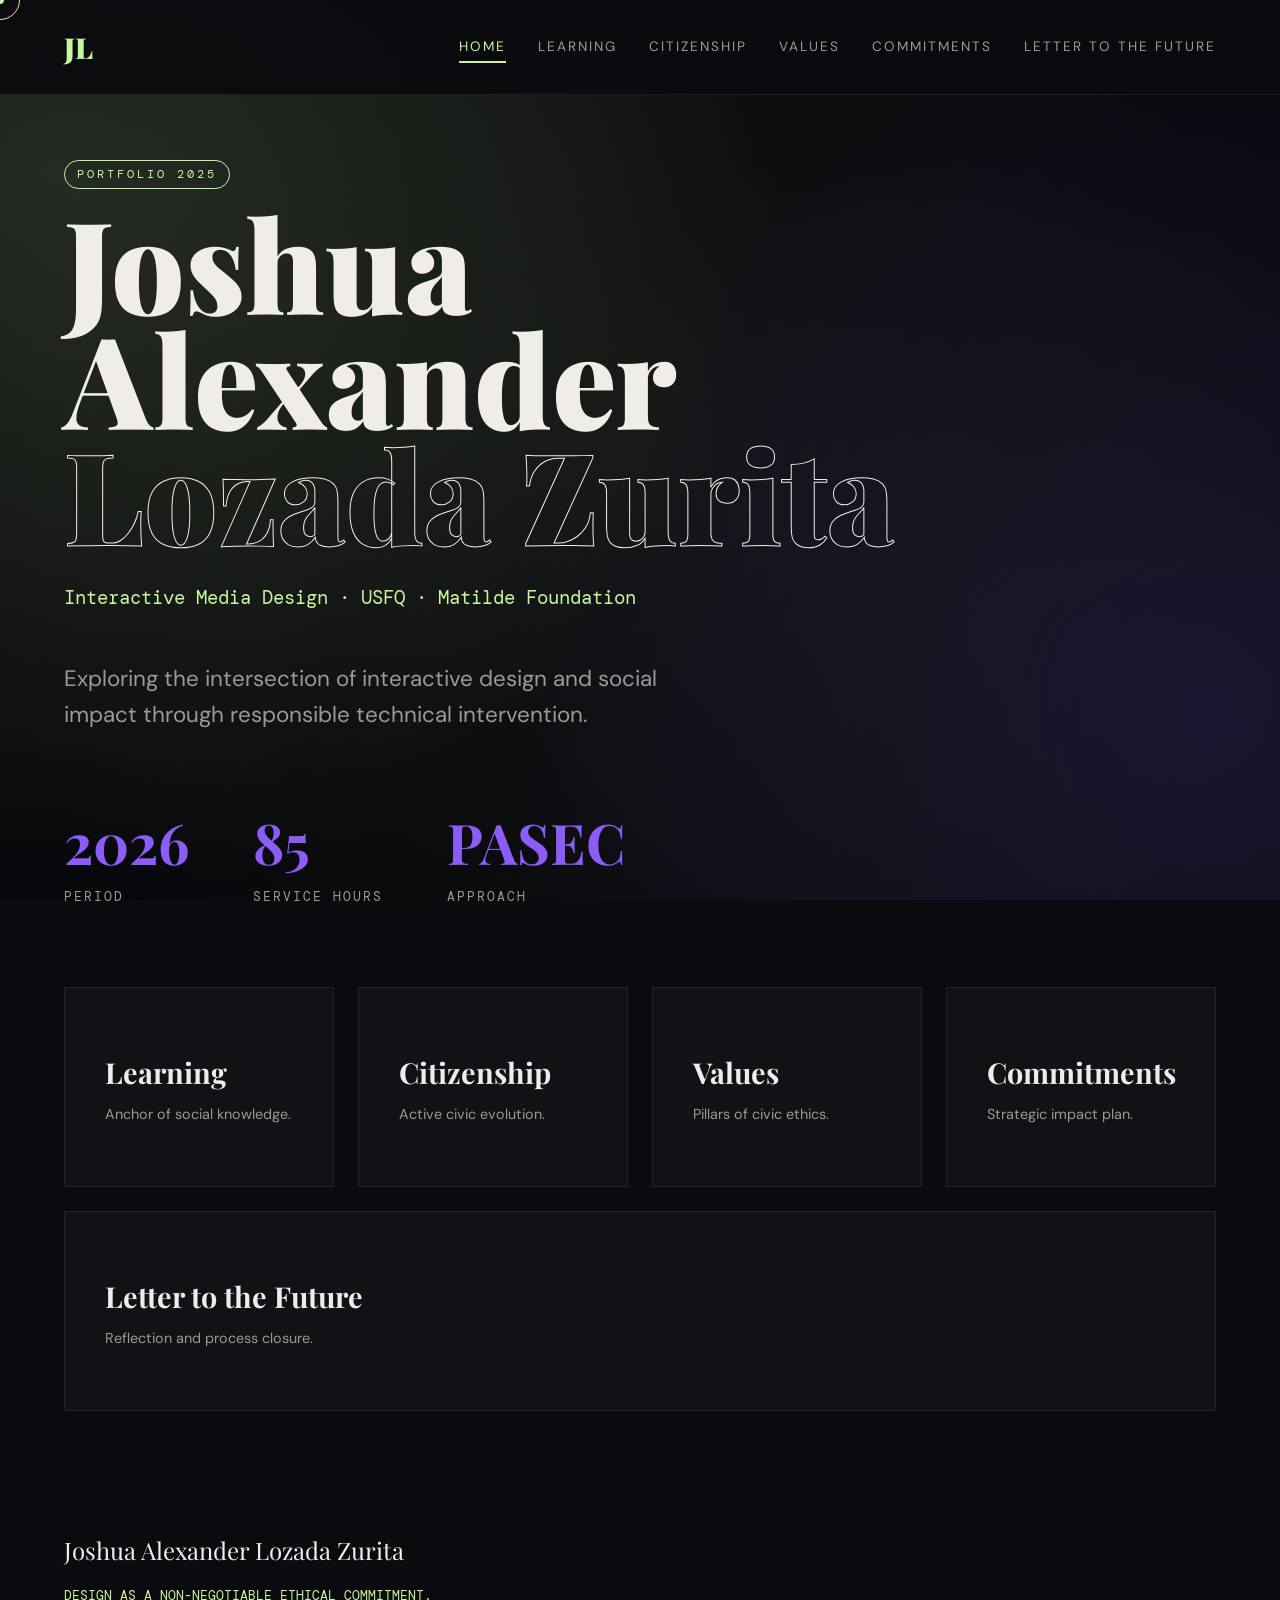
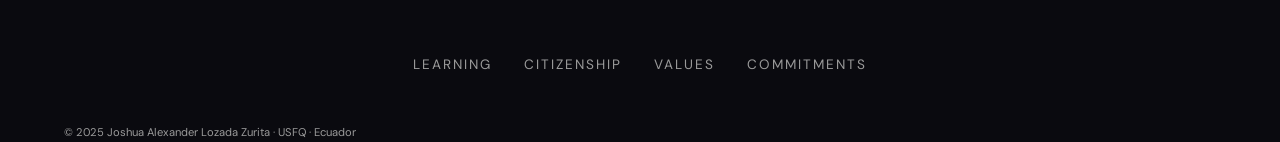
<file: index.html>
<!DOCTYPE html>
<html lang="en">
<head>
  <meta charset="UTF-8">
  <meta name="viewport" content="width=device-width, initial-scale=1.0">
  <title>Joshua Alexander Lozada Zurita | Home</title>
  <link rel="stylesheet" href="style.css">
  <link rel="preconnect" href="https://fonts.googleapis.com">
  <link rel="preconnect" href="https://fonts.gstatic.com" crossorigin>
  <link href="https://fonts.googleapis.com/css2?family=DM+Mono:wght@400;500&family=DM+Sans:ital,wght@0,400;0,500;0,700;1,400&family=Playfair+Display:ital,wght@0,700;0,900;1,700&display=swap" rel="stylesheet">
</head>
<body>
  <div class="bg-animation">
    <div class="liquid-mesh"></div>
    <svg xmlns="http://www.w3.org/2000/svg" style="display: none;">
      <defs>
        <filter id="liquid-filter">
          <feTurbulence type="fractalNoise" baseFrequency="0.005" numOctaves="2" result="turbulence" />
          <feDisplacementMap in="SourceGraphic" in2="turbulence" scale="60" />
        </filter>
      </defs>
    </svg>
  </div>
  <div id="cursor-dot"></div>
  <div id="cursor-ring"></div>
  <div id="scroll-progress"></div>

  <nav id="navbar">
    <a href="index.html" class="nav-logo">JL</a>
    <div class="nav-links">
      <a href="index.html" class="nav-link active">Home</a>
      <a href="aprendizaje.html" class="nav-link">Learning</a>
      <a href="ciudadania.html" class="nav-link">Citizenship</a>
      <a href="valores.html" class="nav-link">Values</a>
      <a href="compromisos.html" class="nav-link">Commitments</a>
      <a href="carta.html" class="nav-link">Letter to the Future</a>
    </div>
  </nav>

  <main>
    <section id="hero">
      <div class="container">
        <span class="badge reveal">Portfolio 2025</span>
        <h1 class="hero-name reveal">
          Joshua Alexander<br>
          <span>Lozada Zurita</span>
        </h1>
        <p class="hero-tagline reveal">Interactive Media Design · USFQ · Matilde Foundation</p>
        <p class="section-desc reveal">Exploring the intersection of interactive design and social impact through responsible technical intervention.</p>
        
        <div class="hero-stats">
          <div class="stat-item reveal">
            <span class="stat-number" data-target="2026">0</span>
            <span class="stat-label">Period</span>
          </div>
          <div class="stat-item reveal">
            <span class="stat-number" data-target="85">0</span>
            <span class="stat-label">Service Hours</span>
          </div>
          <div class="stat-item reveal">
            <span class="stat-number">PASEC</span>
            <span class="stat-label">Approach</span>
          </div>
        </div>

        <div class="hero-cards">
          <a href="aprendizaje.html" class="nav-card reveal">
            <h4>Learning</h4>
            <p>Anchor of social knowledge.</p>
          </a>
          <a href="ciudadania.html" class="nav-card reveal">
            <h4>Citizenship</h4>
            <p>Active civic evolution.</p>
          </a>
          <a href="valores.html" class="nav-card reveal">
            <h4>Values</h4>
            <p>Pillars of civic ethics.</p>
          </a>
          <a href="compromisos.html" class="nav-card reveal">
            <h4>Commitments</h4>
            <p>Strategic impact plan.</p>
          </a>
          <a href="carta.html" class="nav-card reveal">
            <h4>Letter to the Future</h4>
            <p>Reflection and process closure.</p>
          </a>
        </div>
      </div>
    </section>
  </main>

  <footer>
    <div class="container">
      <div class="footer-credits">Joshua Alexander Lozada Zurita</div>
      <div class="footer-tagline">Design as a non-negotiable ethical commitment.</div>
      <div class="footer-nav">
        <a href="aprendizaje.html" class="nav-link">Learning</a>
        <a href="ciudadania.html" class="nav-link">Citizenship</a>
        <a href="valores.html" class="nav-link">Values</a>
        <a href="compromisos.html" class="nav-link">Commitments</a>
      </div>
      <p style="font-size: 0.7rem; color: var(--text-dim);">&copy; 2025 Joshua Alexander Lozada Zurita · USFQ · Ecuador</p>
    </div>
  </footer>
  <script src="shared.js"></script>
</body>
</html>
</file>
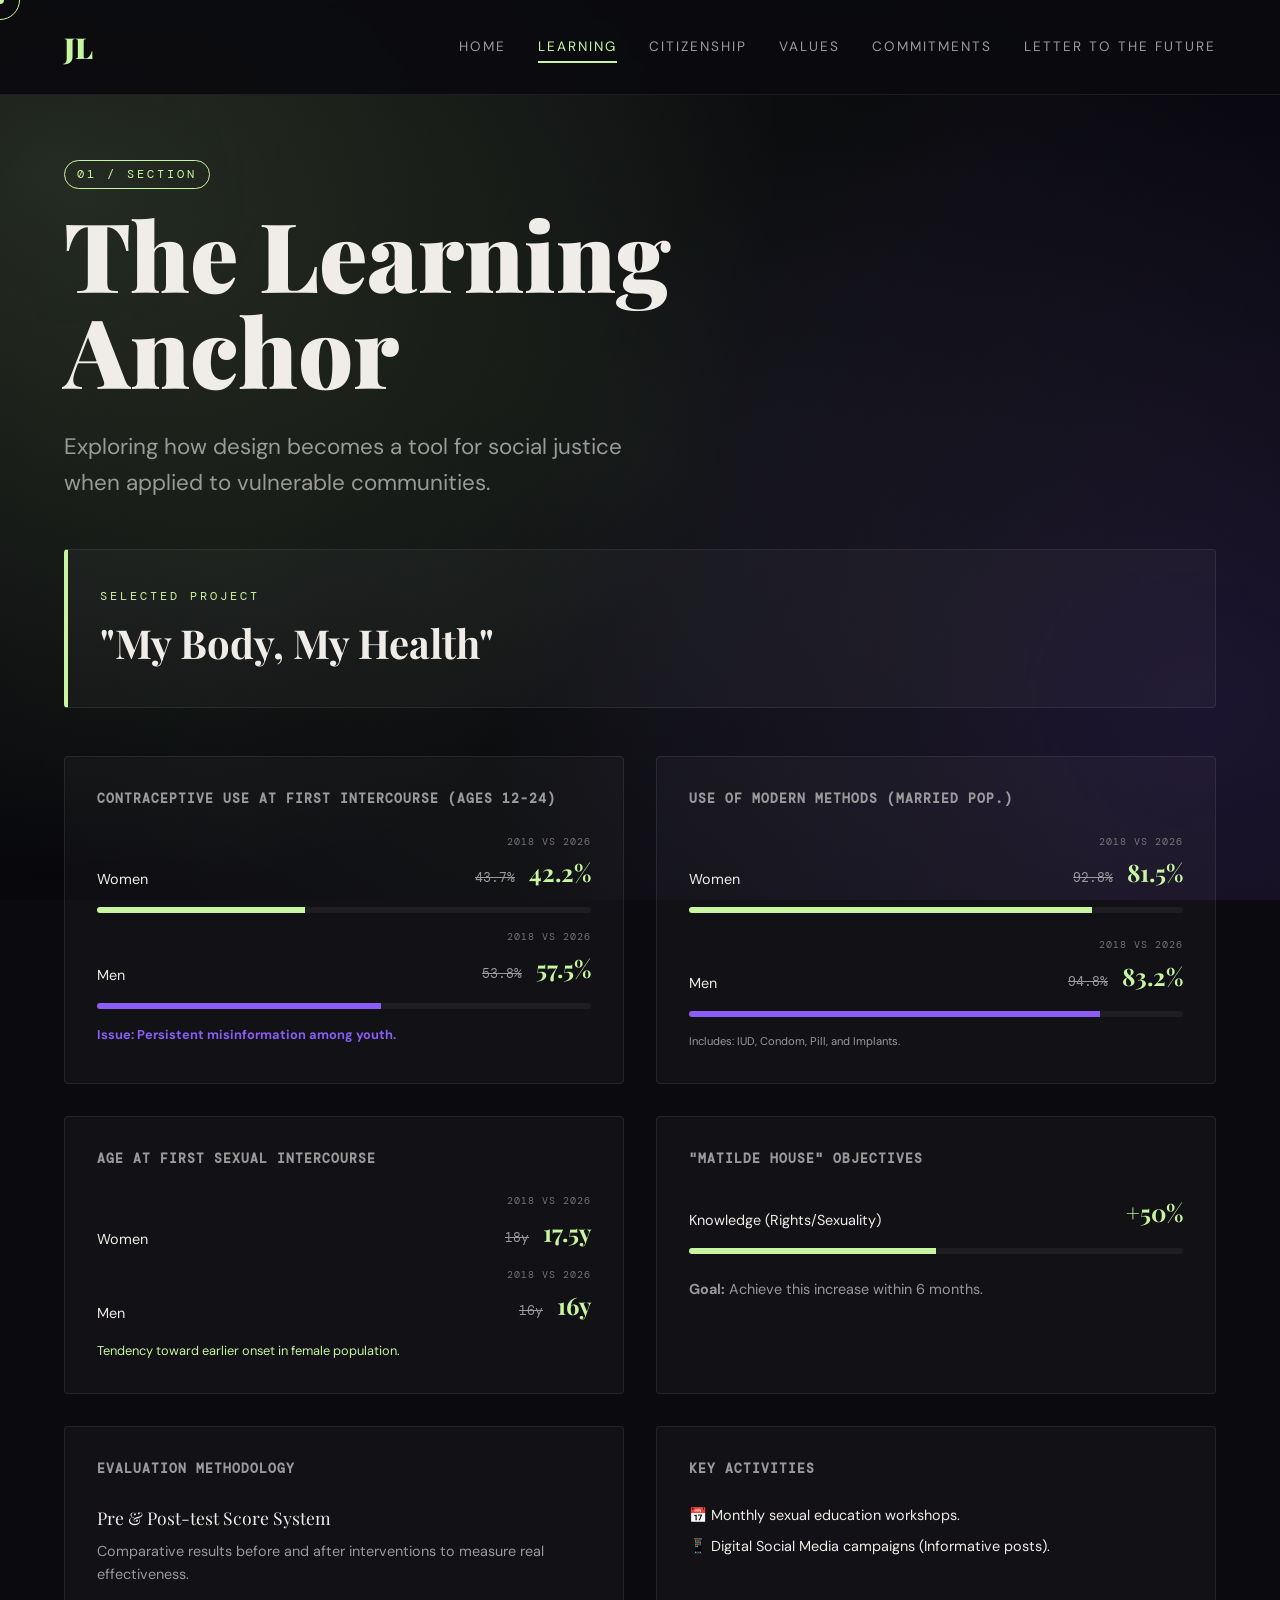
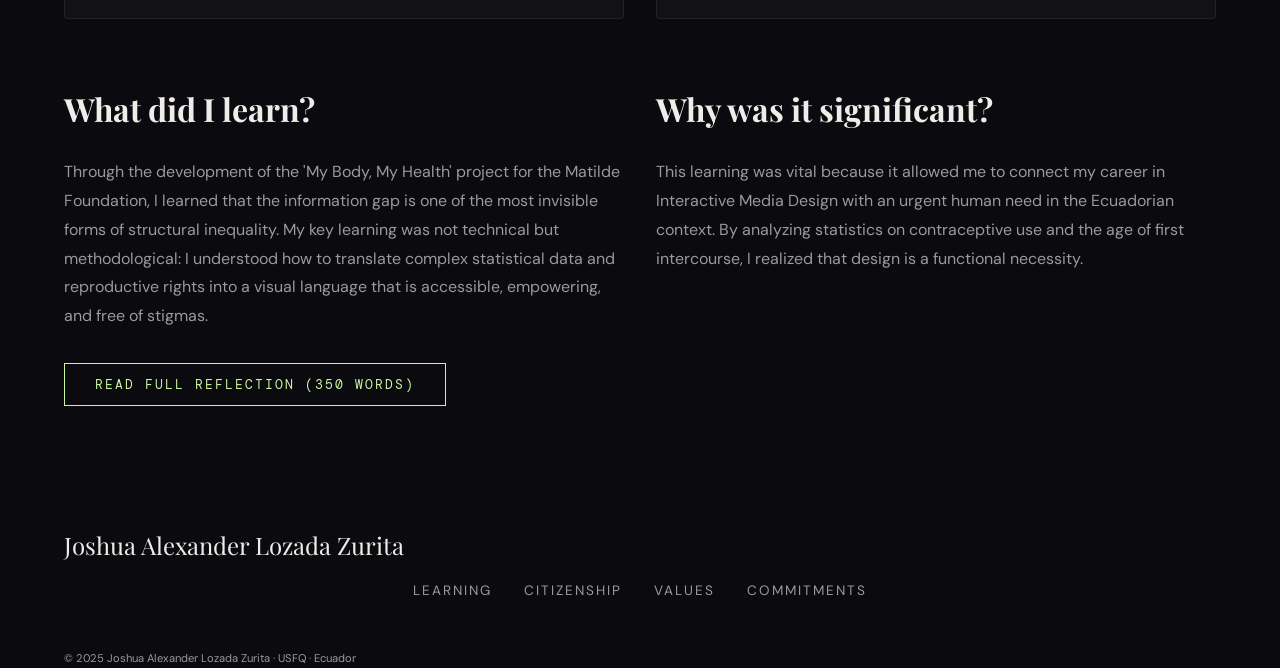
<file: aprendizaje.html>
<!DOCTYPE html>
<html lang="en">
<head>
  <meta charset="UTF-8">
  <meta name="viewport" content="width=device-width, initial-scale=1.0">
  <title>The Learning Anchor | My Body, My Health</title>
  <link rel="stylesheet" href="style.css">
  <link rel="preconnect" href="https://fonts.googleapis.com">
  <link rel="preconnect" href="https://fonts.gstatic.com" crossorigin>
  <link href="https://fonts.googleapis.com/css2?family=DM+Mono:wght@400;500&family=DM+Sans:ital,wght@0,400;0,500;0,700;1,400&family=Playfair+Display:ital,wght@0,700;0,900;1,700&display=swap" rel="stylesheet">
</head>
<body>
  <div class="bg-animation">
    <div class="liquid-mesh"></div>
    <svg xmlns="http://www.w3.org/2000/svg" style="display: none;">
      <defs>
        <filter id="liquid-filter">
          <feTurbulence type="fractalNoise" baseFrequency="0.005" numOctaves="2" result="turbulence" />
          <feDisplacementMap in="SourceGraphic" in2="turbulence" scale="60" />
        </filter>
      </defs>
    </svg>
  </div>
  <div id="cursor-dot"></div>
  <div id="cursor-ring"></div>
  <div id="scroll-progress"></div>

  <nav id="navbar">
    <a href="index.html" class="nav-logo">JL</a>
    <div class="nav-links">
      <a href="index.html" class="nav-link">Home</a>
      <a href="aprendizaje.html" class="nav-link active">Learning</a>
      <a href="ciudadania.html" class="nav-link">Citizenship</a>
      <a href="valores.html" class="nav-link">Values</a>
      <a href="compromisos.html" class="nav-link">Commitments</a>
      <a href="carta.html" class="nav-link">Letter to the Future</a>
    </div>
  </nav>

  <main>
    <section id="aprendizaje">
      <div class="container">
        <span class="badge reveal">01 / Section</span>
        <h2 class="section-title reveal">The Learning<br>Anchor</h2>
        <p class="section-desc reveal">Exploring how design becomes a tool for social justice when applied to vulnerable communities.</p>
        
        <div class="dash-block reveal" style="border-left: 4px solid var(--accent-lime); margin-bottom: 3rem;">
           <span class="badge" style="border:none; padding:0; margin-bottom: 5px;">Selected Project</span>
           <h3 style="font-family: var(--font-display); font-size: 2.5rem;">"My Body, My Health"</h3>
        </div>

       

        <!-- Dashboard -->
        <div class="dashboard-grid">
          <div class="dash-block reveal">
            <h4>Contraceptive use at first intercourse (Ages 12-24)</h4>
            <div class="stat-row">
              <span class="stat-info">Women</span>
              <div class="stat-val-group">
                <div class="stat-year-label">2018 vs 2026</div>
                <span class="stat-old">43.7%</span>
                <span class="stat-new">42.2%</span>
              </div>
            </div>
            <div class="progress-wrap"><div class="progress-bar" data-width="42.2"></div></div>
            <div class="stat-row" style="margin-top: 1rem;">
              <span class="stat-info">Men</span>
              <div class="stat-val-group">
                <div class="stat-year-label">2018 vs 2026</div>
                <span class="stat-old">53.8%</span>
                <span class="stat-new">57.5%</span>
              </div>
            </div>
            <div class="progress-wrap"><div class="progress-bar" data-width="57.5" style="background: var(--accent-violet);"></div></div>
            <p style="font-size: 0.8rem; color: var(--accent-violet); margin-top: 1rem; font-weight: 700;">Issue: Persistent misinformation among youth.</p>
          </div>

          <div class="dash-block reveal">
            <h4>Use of Modern Methods (Married Pop.)</h4>
            <div class="stat-row">
              <span class="stat-info">Women</span>
              <div class="stat-val-group">
                <div class="stat-year-label">2018 vs 2026</div>
                <span class="stat-old">92.8%</span>
                <span class="stat-new">81.5%</span>
              </div>
            </div>
            <div class="progress-wrap"><div class="progress-bar" data-width="81.5"></div></div>
            <div class="stat-row" style="margin-top: 1.5rem;">
              <span class="stat-info">Men</span>
              <div class="stat-val-group">
                <div class="stat-year-label">2018 vs 2026</div>
                <span class="stat-old">94.8%</span>
                <span class="stat-new">83.2%</span>
              </div>
            </div>
            <div class="progress-wrap"><div class="progress-bar" data-width="83.2" style="background: var(--accent-violet);"></div></div>
            <p style="font-size: 0.7rem; color: var(--text-dim); margin-top: 1rem;">Includes: IUD, Condom, Pill, and Implants.</p>
          </div>

          <div class="dash-block reveal">
            <h4>Age at First Sexual Intercourse</h4>
            <div class="stat-row">
              <span class="stat-info">Women</span>
              <div class="stat-val-group">
                <div class="stat-year-label">2018 vs 2026</div>
                <span class="stat-old">18y</span>
                <span class="stat-new">17.5y</span>
              </div>
            </div>
            <div class="stat-row" style="margin-top: 1rem;">
              <span class="stat-info">Men</span>
              <div class="stat-val-group">
                <div class="stat-year-label">2018 vs 2026</div>
                <span class="stat-old">16y</span>
                <span class="stat-new">16y</span>
              </div>
            </div>
            <p style="font-size: 0.8rem; color: var(--accent-lime); margin-top: 1rem;">Tendency toward earlier onset in female population.</p>
          </div>

          <div class="dash-block reveal">
            <h4>"Matilde House" Objectives</h4>
            <div class="stat-row">
              <span class="stat-info">Knowledge (Rights/Sexuality)</span>
              <div class="stat-val-group">
                <span class="stat-new">+50%</span>
              </div>
            </div>
            <div class="progress-wrap"><div class="progress-bar" data-width="50"></div></div>
            <p style="font-size: 0.9rem; color: var(--text-dim); margin-top: 1.5rem;"><strong>Goal:</strong> Achieve this increase within 6 months.</p>
          </div>
        </div>

        <!-- Strategy Blocks -->
        <div class="dashboard-grid" style="margin-top: 2rem;">
          <div class="dash-block reveal">
            <h4>Evaluation Methodology</h4>
            <p style="font-size: 1.1rem; font-family: var(--font-display);">Pre & Post-test Score System</p>
            <p style="font-size: 0.9rem; color: var(--text-dim); margin-top: 0.5rem;">Comparative results before and after interventions to measure real effectiveness.</p>
          </div>
          <div class="dash-block reveal">
            <h4>Key Activities</h4>
            <ul style="list-style: none; font-size: 0.9rem; color: var(--text-main);">
              <li style="margin-bottom: 0.5rem;">📅 Monthly sexual education workshops.</li>
              <li>📱 Digital Social Media campaigns (Informative posts).</li>
            </ul>
          </div>
        </div>

        <!-- Reflections -->
        <div class="dashboard-grid" style="margin-top: 4rem;">
          <div class="reveal">
            <h3 style="font-family: var(--font-display); font-size: 2rem; margin-bottom: 1.5rem;">What did I learn?</h3>
            <p style="color: var(--text-dim); line-height: 1.8;">Through the development of the 'My Body, My Health' project for the Matilde Foundation, I learned that the information gap is one of the most invisible forms of structural inequality. My key learning was not technical but methodological: I understood how to translate complex statistical data and reproductive rights into a visual language that is accessible, empowering, and free of stigmas.</p>
          </div>
          <div class="reveal">
            <h3 style="font-family: var(--font-display); font-size: 2rem; margin-bottom: 1.5rem;">Why was it significant?</h3>
            <p style="color: var(--text-dim); line-height: 1.8;">This learning was vital because it allowed me to connect my career in Interactive Media Design with an urgent human need in the Ecuadorian context. By analyzing statistics on contraceptive use and the age of first intercourse, I realized that design is a functional necessity.</p>
          </div>
        </div>

        <div class="reveal">
          <button class="btn" onclick="openModal('modal-learning')">Read full reflection (350 words)</button>
        </div>
      </div>
    </section>
  </main>

  <footer>
    <div class="container">
      <div class="footer-credits">Joshua Alexander Lozada Zurita</div>
      <div class="footer-nav">
        <a href="aprendizaje.html" class="nav-link">Learning</a>
        <a href="ciudadania.html" class="nav-link">Citizenship</a>
        <a href="valores.html" class="nav-link">Values</a>
        <a href="compromisos.html" class="nav-link">Commitments</a>
      </div>
      <p style="font-size: 0.7rem; color: var(--text-dim);">&copy; 2025 Joshua Alexander Lozada Zurita · USFQ · Ecuador</p>
    </div>
  </footer>

  <!-- MODALS -->
  <div id="modal-learning" class="modal-overlay" onclick="closeModal(event)">
    <div class="modal-content">
      <button class="close-modal" onclick="closeModal(event)">&times;</button>
      <h2 class="modal-title">Design as Social Justice</h2>
      <div class="modal-text">
        <p>During my service at the Matilde Foundation, I observed that misinformation is a structural barrier that perpetuates cycles of vulnerability. Developing the <strong>"My Body, My Health"</strong> project taught me that my role as a future professional is not only aesthetic but deeply functional and ethical. By analyzing the data comparison between 2018 and 2026, I identified alarming regressions in access to modern methods in the married population, dropping from 92.8% to 81.5% in women, and a trend toward an earlier age of sexual debut in women at 17.5 years. These figures are not just numbers; they are the reflection of an information gap that design must close.</p>
        
        <div class="modal-highlight">
          <strong>Key insight:</strong> The icons we considered 'universal' were not. Colors had specific cultural connotations, and typography was not just an aesthetic choice but a real accessibility tool for women with varying levels of literacy.
        </div>
        
        <p>The design process became an exercise in humility and active listening. I began researching user-centered design methodologies, applying participant observation techniques to understand how the mothers at Matilde House processed visual information. I discovered that standard medical terminology generated rejection and confusion; thus, my work consisted of "translating" those reproductive rights into an empowering visual system, free of stigma and easy to navigate. I learned that true excellence in design does not reside in technical sophistication, but in the ability to make complexity invisible to bridge informational distances.</p>

        <p>Professionally, this experience redefined my vision. Before PASEC, I saw design as a commercial service; now I understand it as social capital. My goal with the monthly workshops and digital campaigns is to increase knowledge about bodily autonomy by 50% within 6 months, using a Pre and Post-test system to validate that the change is not just visual but cognitive. This project is proof that a designer can and must be an ethical interventionist in their community, transforming misinformation into citizen power.</p>
      </div>
    </div>
  </div>

  <script src="shared.js"></script>
</body>
</html>
</file>
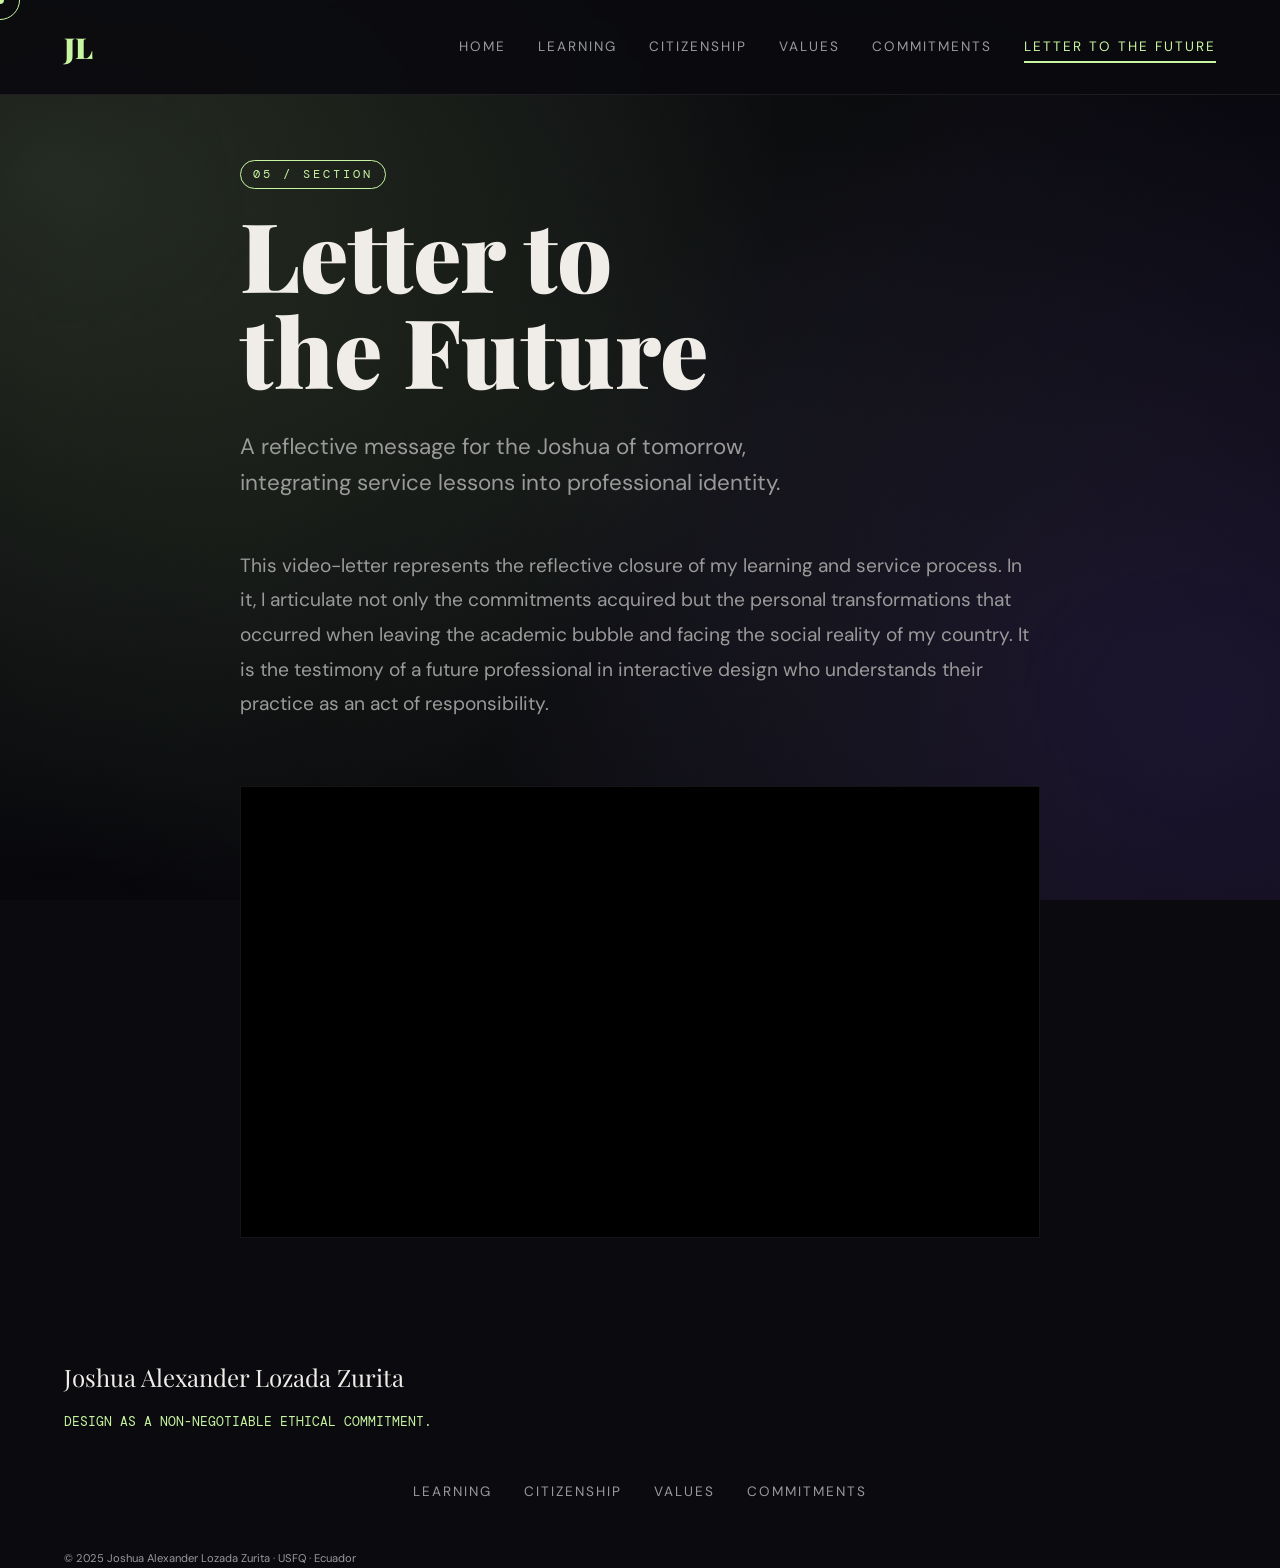
<file: carta.html>
<!DOCTYPE html>
<html lang="en">
<head>
  <meta charset="UTF-8">
  <meta name="viewport" content="width=device-width, initial-scale=1.0">
  <title>Letter to the Future | Final Reflection</title>
  <link rel="stylesheet" href="style.css">
  <link rel="preconnect" href="https://fonts.googleapis.com">
  <link rel="preconnect" href="https://fonts.gstatic.com" crossorigin>
  <link href="https://fonts.googleapis.com/css2?family=DM+Mono:wght@400;500&family=DM+Sans:ital,wght@0,400;0,500;0,700;1,400&family=Playfair+Display:ital,wght@0,700;0,900;1,700&display=swap" rel="stylesheet">
</head>
<body>
  <div class="bg-animation">
    <div class="liquid-mesh"></div>
    <svg xmlns="http://www.w3.org/2000/svg" style="display: none;">
      <defs>
        <filter id="liquid-filter">
          <feTurbulence type="fractalNoise" baseFrequency="0.005" numOctaves="2" result="turbulence" />
          <feDisplacementMap in="SourceGraphic" in2="turbulence" scale="60" />
        </filter>
      </defs>
    </svg>
  </div>
  <div id="cursor-dot"></div>
  <div id="cursor-ring"></div>
  <div id="scroll-progress"></div>

  <nav id="navbar">
    <a href="index.html" class="nav-logo">JL</a>
    <div class="nav-links">
      <a href="index.html" class="nav-link">Home</a>
      <a href="aprendizaje.html" class="nav-link">Learning</a>
      <a href="ciudadania.html" class="nav-link">Citizenship</a>
      <a href="valores.html" class="nav-link">Values</a>
      <a href="compromisos.html" class="nav-link">Commitments</a>
      <a href="carta.html" class="nav-link active">Letter to the Future</a>
    </div>
  </nav>

  <main>
    <section id="carta">
      <div class="container">
        <span class="badge reveal">05 / Section</span>
        <h2 class="section-title reveal">Letter to<br>the Future</h2>
        <p class="section-desc reveal">A reflective message for the Joshua of tomorrow, integrating service lessons into professional identity.</p>
        
        <div class="reveal" style="max-width: 800px; margin-bottom: 4rem;">
          <p style="font-size: 1.2rem; line-height: 1.8; color: var(--text-dim);">This video-letter represents the reflective closure of my learning and service process. In it, I articulate not only the commitments acquired but the personal transformations that occurred when leaving the academic bubble and facing the social reality of my country. It is the testimony of a future professional in interactive design who understands their practice as an act of responsibility.</p>
        </div>

        <div class="video-wrapper reveal">
          <iframe src="https://www.youtube.com/embed/kPUq3QAus-Y?si=-PzduvXw482RY1dU" title="YouTube video player" frameborder="0" allow="accelerometer; autoplay; clipboard-write; encrypted-media; gyroscope; picture-in-picture; web-share" referrerpolicy="strict-origin-when-cross-origin" allowfullscreen></iframe>
        </div>
      </div>
    </section>
  </main>

  <footer>
    <div class="container">
      <div class="footer-credits">Joshua Alexander Lozada Zurita</div>
      <div class="footer-tagline">Design as a non-negotiable ethical commitment.</div>
      <div class="footer-nav">
        <a href="aprendizaje.html" class="nav-link">Learning</a>
        <a href="ciudadania.html" class="nav-link">Citizenship</a>
        <a href="valores.html" class="nav-link">Values</a>
        <a href="compromisos.html" class="nav-link">Commitments</a>
      </div>
      <p style="font-size: 0.7rem; color: var(--text-dim);">&copy; 2025 Joshua Alexander Lozada Zurita · USFQ · Ecuador</p>
    </div>
  </footer>

  <script src="shared.js"></script>
</body>
</html>
</file>
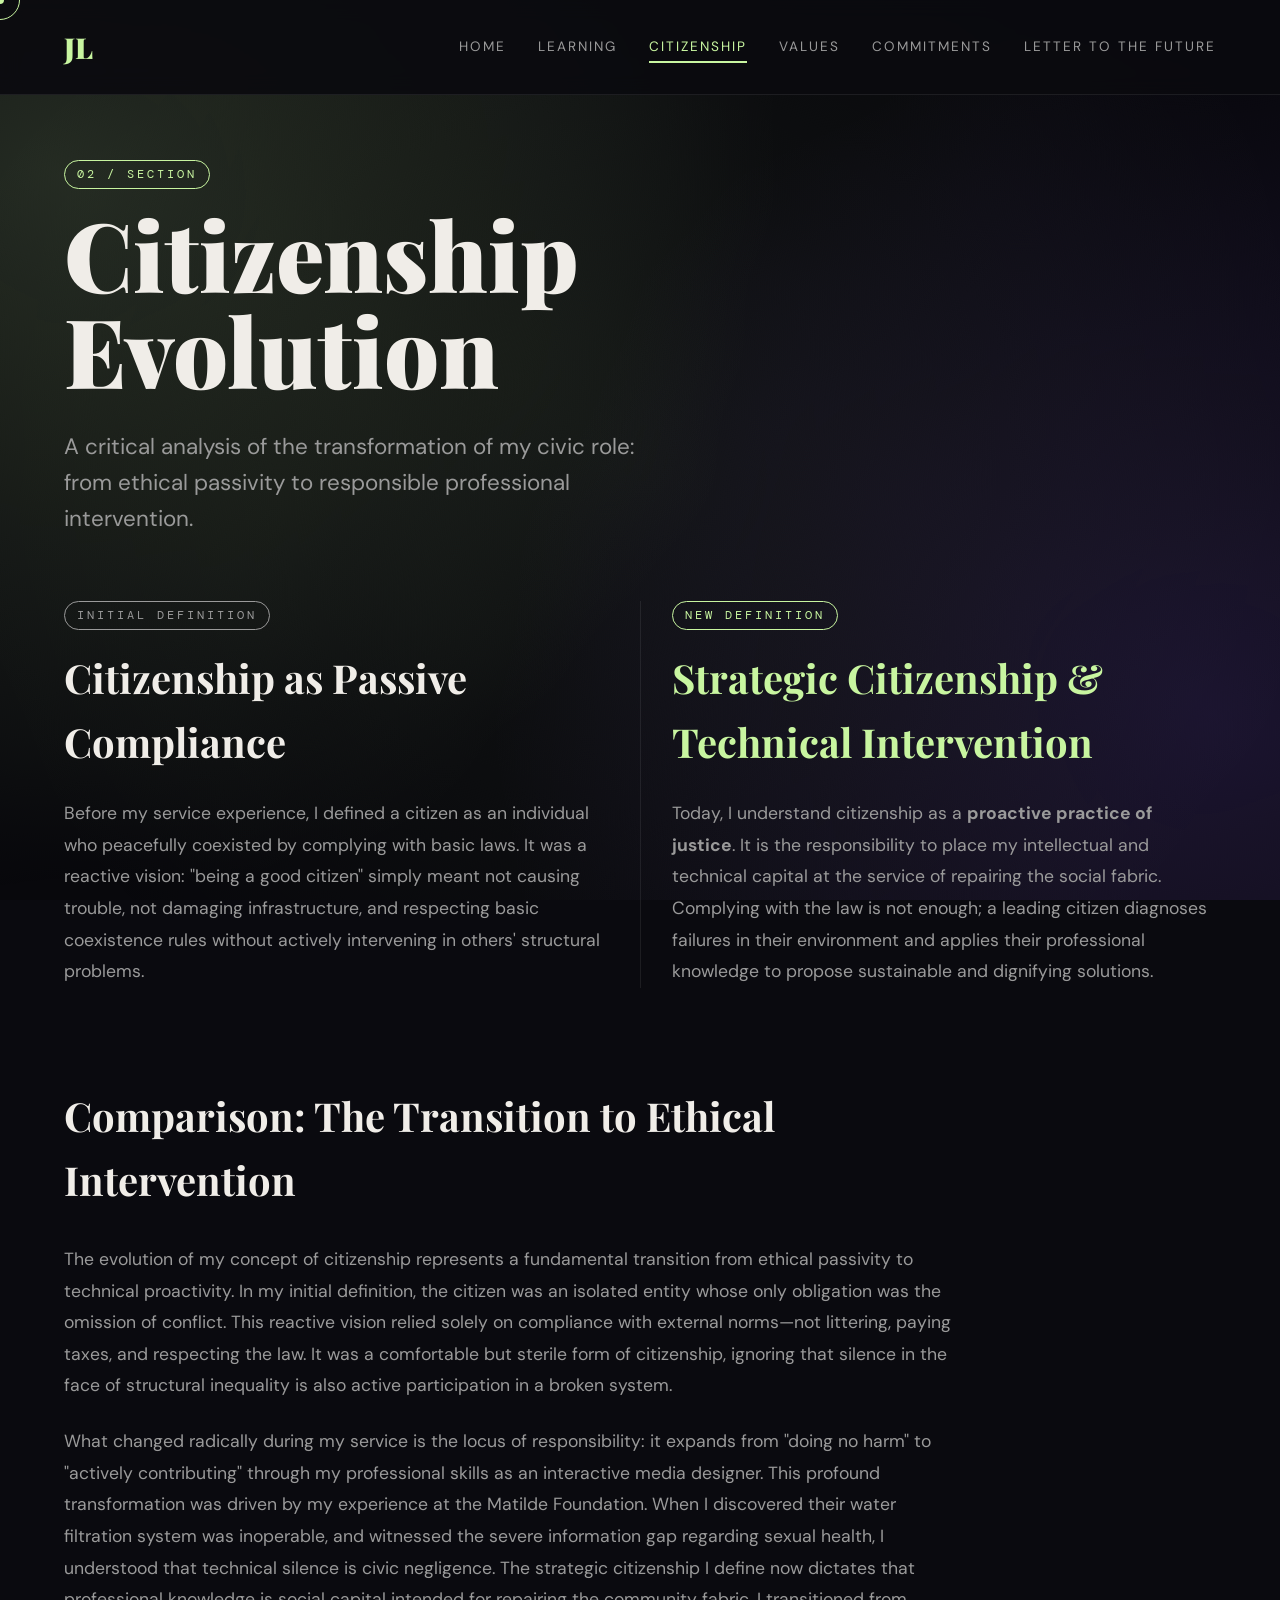
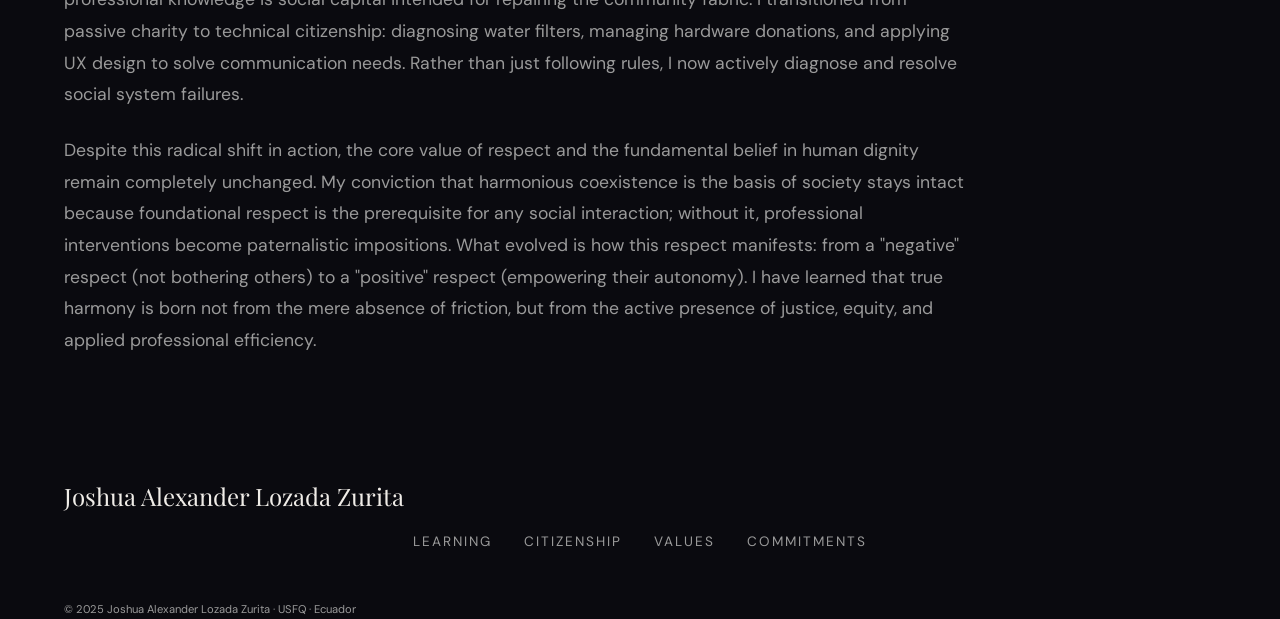
<file: ciudadania.html>
<!DOCTYPE html>
<html lang="en">
<head>
  <meta charset="UTF-8">
  <meta name="viewport" content="width=device-width, initial-scale=1.0">
  <title>Responsible Citizenship | Ethical Evolution</title>
  <link rel="stylesheet" href="style.css">
  <link rel="preconnect" href="https://fonts.googleapis.com">
  <link rel="preconnect" href="https://fonts.gstatic.com" crossorigin>
  <link href="https://fonts.googleapis.com/css2?family=DM+Mono:wght@400;500&family=DM+Sans:ital,wght@0,400;0,500;0,700;1,400&family=Playfair+Display:ital,wght@0,700;0,900;1,700&display=swap" rel="stylesheet">
</head>
<body>
  <div class="bg-animation">
    <div class="liquid-mesh"></div>
    <svg xmlns="http://www.w3.org/2000/svg" style="display: none;">
      <defs>
        <filter id="liquid-filter">
          <feTurbulence type="fractalNoise" baseFrequency="0.005" numOctaves="2" result="turbulence" />
          <feDisplacementMap in="SourceGraphic" in2="turbulence" scale="60" />
        </filter>
      </defs>
    </svg>
  </div>
  <div id="cursor-dot"></div>
  <div id="cursor-ring"></div>
  <div id="scroll-progress"></div>

  <nav id="navbar">
    <a href="index.html" class="nav-logo">JL</a>
    <div class="nav-links">
      <a href="index.html" class="nav-link">Home</a>
      <a href="aprendizaje.html" class="nav-link">Learning</a>
      <a href="ciudadania.html" class="nav-link active">Citizenship</a>
      <a href="valores.html" class="nav-link">Values</a>
      <a href="compromisos.html" class="nav-link">Commitments</a>
      <a href="carta.html" class="nav-link">Letter to the Future</a>
    </div>
  </nav>

  <main>
    <section id="ciudadania">
      <div class="container">
        <span class="badge reveal">02 / Section</span>
        <h2 class="section-title reveal">Citizenship<br>Evolution</h2>
        <p class="section-desc reveal">A critical analysis of the transformation of my civic role: from ethical passivity to responsible professional intervention.</p>
        
        <div class="comparison-grid">
          <div class="compare-item reveal">
            <span class="badge" style="border-color: var(--text-dim); color: var(--text-dim);">Initial Definition</span>
            <h3>Citizenship as Passive Compliance</h3>
            <p>Before my service experience, I defined a citizen as an individual who peacefully coexisted by complying with basic laws. It was a reactive vision: "being a good citizen" simply meant not causing trouble, not damaging infrastructure, and respecting basic coexistence rules without actively intervening in others' structural problems.</p>
          </div>
          <div class="compare-item after reveal">
            <span class="badge">New Definition</span>
            <h3>Strategic Citizenship & Technical Intervention</h3>
            <p>Today, I understand citizenship as a <strong>proactive practice of justice</strong>. It is the responsibility to place my intellectual and technical capital at the service of repairing the social fabric. Complying with the law is not enough; a leading citizen diagnoses failures in their environment and applies their professional knowledge to propose sustainable and dignifying solutions.</p>
          </div>
        </div>

        <div class="reveal" style="margin-top: 6rem; max-width: 900px;">
          <h3 style="font-family: var(--font-display); font-size: 2.5rem; margin-bottom: 2rem;">Comparison: The Transition to Ethical Intervention</h3>
          <p style="font-size: 1.1rem; line-height: 1.8; color: var(--text-dim); margin-bottom: 1.5rem;">
            The evolution of my concept of citizenship represents a fundamental transition from ethical passivity to technical proactivity. In my initial definition, the citizen was an isolated entity whose only obligation was the omission of conflict. This reactive vision relied solely on compliance with external norms—not littering, paying taxes, and respecting the law. It was a comfortable but sterile form of citizenship, ignoring that silence in the face of structural inequality is also active participation in a broken system.
          </p>
          <p style="font-size: 1.1rem; line-height: 1.8; color: var(--text-dim); margin-bottom: 1.5rem;">
            What changed radically during my service is the locus of responsibility: it expands from "doing no harm" to "actively contributing" through my professional skills as an interactive media designer. This profound transformation was driven by my experience at the Matilde Foundation. When I discovered their water filtration system was inoperable, and witnessed the severe information gap regarding sexual health, I understood that technical silence is civic negligence. The strategic citizenship I define now dictates that professional knowledge is social capital intended for repairing the community fabric. I transitioned from passive charity to technical citizenship: diagnosing water filters, managing hardware donations, and applying UX design to solve communication needs. Rather than just following rules, I now actively diagnose and resolve social system failures.
          </p>
          <p style="font-size: 1.1rem; line-height: 1.8; color: var(--text-dim);">
            Despite this radical shift in action, the core value of respect and the fundamental belief in human dignity remain completely unchanged. My conviction that harmonious coexistence is the basis of society stays intact because foundational respect is the prerequisite for any social interaction; without it, professional interventions become paternalistic impositions. What evolved is how this respect manifests: from a "negative" respect (not bothering others) to a "positive" respect (empowering their autonomy). I have learned that true harmony is born not from the mere absence of friction, but from the active presence of justice, equity, and applied professional efficiency.
          </p>
        </div>
      </div>
    </section>
  </main>

  <footer>
    <div class="container">
      <div class="footer-credits">Joshua Alexander Lozada Zurita</div>
      <div class="footer-nav">
        <a href="aprendizaje.html" class="nav-link">Learning</a>
        <a href="ciudadania.html" class="nav-link">Citizenship</a>
        <a href="valores.html" class="nav-link">Values</a>
        <a href="compromisos.html" class="nav-link">Commitments</a>
      </div>
      <p style="font-size: 0.7rem; color: var(--text-dim);">&copy; 2025 Joshua Alexander Lozada Zurita · USFQ · Ecuador</p>
    </div>
  </footer>



  <script src="shared.js"></script>
</body>
</html>
</file>
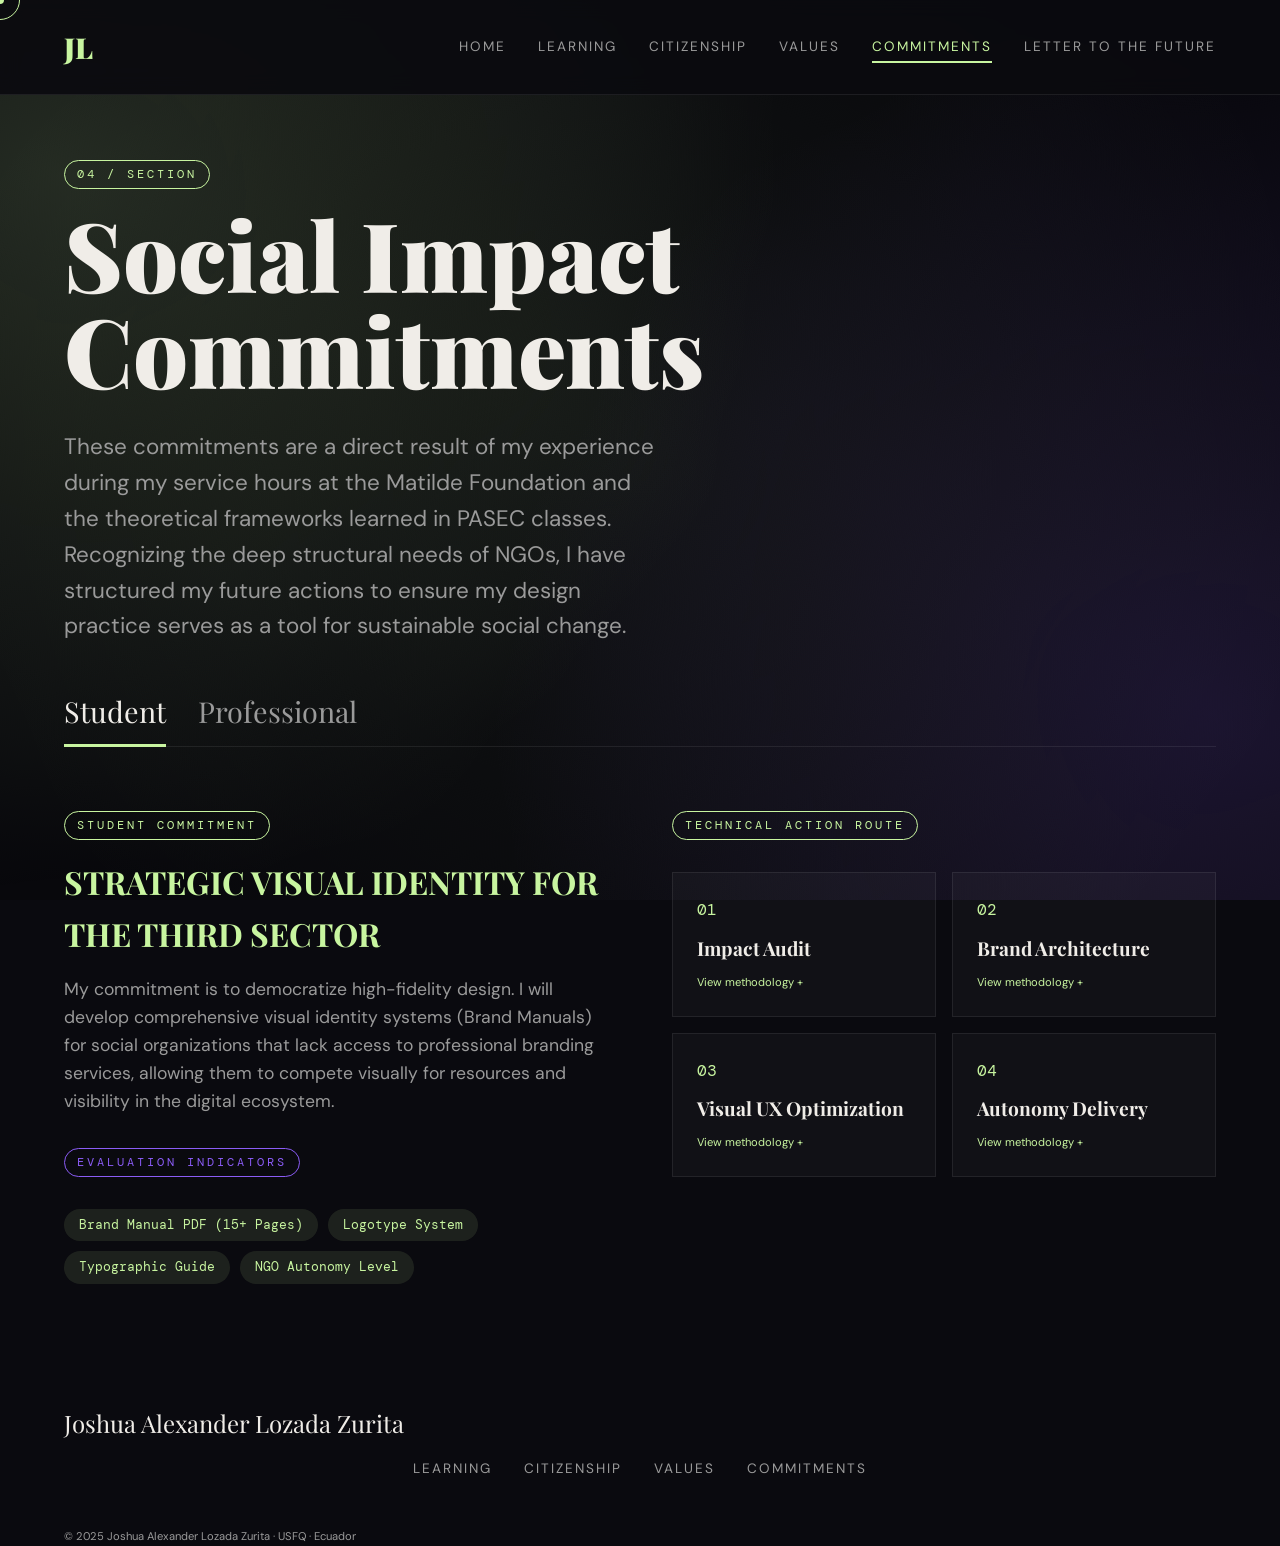
<file: compromisos.html>
<!DOCTYPE html>
<html lang="en">
<head>
  <meta charset="UTF-8">
  <meta name="viewport" content="width=device-width, initial-scale=1.0">
  <title>Social Commitments | Impact Plan</title>
  <link rel="stylesheet" href="style.css">
  <link rel="preconnect" href="https://fonts.googleapis.com">
  <link rel="preconnect" href="https://fonts.gstatic.com" crossorigin>
  <link href="https://fonts.googleapis.com/css2?family=DM+Mono:wght@400;500&family=DM+Sans:ital,wght@0,400;0,500;0,700;1,400&family=Playfair+Display:ital,wght@0,700;0,900;1,700&display=swap" rel="stylesheet">
</head>
<body>
  <div class="bg-animation">
    <div class="liquid-mesh"></div>
    <svg xmlns="http://www.w3.org/2000/svg" style="display: none;">
      <defs>
        <filter id="liquid-filter">
          <feTurbulence type="fractalNoise" baseFrequency="0.005" numOctaves="2" result="turbulence" />
          <feDisplacementMap in="SourceGraphic" in2="turbulence" scale="60" />
        </filter>
      </defs>
    </svg>
  </div>
  <div id="cursor-dot"></div>
  <div id="cursor-ring"></div>
  <div id="scroll-progress"></div>

  <nav id="navbar">
    <a href="index.html" class="nav-logo">JL</a>
    <div class="nav-links">
      <a href="index.html" class="nav-link">Home</a>
      <a href="aprendizaje.html" class="nav-link">Learning</a>
      <a href="ciudadania.html" class="nav-link">Citizenship</a>
      <a href="valores.html" class="nav-link">Values</a>
      <a href="compromisos.html" class="nav-link active">Commitments</a>
      <a href="carta.html" class="nav-link">Letter to the Future</a>
    </div>
  </nav>

  <main>
    <section id="compromisos">
      <div class="container">
        <span class="badge reveal">04 / Section</span>
        <h2 class="section-title reveal">Social Impact<br>Commitments</h2>
        <p class="section-desc reveal">These commitments are a direct result of my experience during my service hours at the Matilde Foundation and the theoretical frameworks learned in PASEC classes. Recognizing the deep structural needs of NGOs, I have structured my future actions to ensure my design practice serves as a tool for sustainable social change.</p>
        
        <div class="tabs-nav reveal">
          <button class="tab-btn active" onclick="showTab('student')">Student</button>
          <button class="tab-btn" onclick="showTab('professional')">Professional</button>
        </div>

        <!-- Student Tab -->
        <div id="tab-student" class="tab-content active">
          <div class="matrix-layout">
            <div class="matrix-info reveal">
              <span class="badge" style="border-color: var(--accent-lime); color: var(--accent-lime);">Student Commitment</span>
              <h4 style="font-family: var(--font-display); font-size: 2rem; margin-bottom: 1rem;">Strategic Visual Identity for the Third Sector</h4>
              <p style="font-size: 1.1rem; line-height: 1.6; color: var(--text-dim); margin-bottom: 2rem;">My commitment is to democratize high-fidelity design. I will develop comprehensive visual identity systems (Brand Manuals) for social organizations that lack access to professional branding services, allowing them to compete visually for resources and visibility in the digital ecosystem.</p>
              
              <span class="badge" style="border-color: var(--accent-violet); color: var(--accent-violet);">Evaluation Indicators</span>
              <div class="indicator-list" style="margin-top: 1rem;">
                <span class="indicator-tag">Brand Manual PDF (15+ Pages)</span>
                <span class="indicator-tag">Logotype System</span>
                <span class="indicator-tag">Typographic Guide</span>
                <span class="indicator-tag">NGO Autonomy Level</span>
              </div>
            </div>
            <div>
              <span class="badge" style="margin-bottom: 2rem;">Technical Action Route</span>
              <div class="action-grid">
                <div class="action-card reveal" onclick="openModal('modal-s1')">
                  <span>01</span>
                  <h5>Impact Audit</h5>
                  <p style="font-size: 0.7rem; color: var(--accent-lime); margin-top: 10px;">View methodology +</p>
                </div>
                <div class="action-card reveal" onclick="openModal('modal-s2')">
                  <span>02</span>
                  <h5>Brand Architecture</h5>
                  <p style="font-size: 0.7rem; color: var(--accent-lime); margin-top: 10px;">View methodology +</p>
                </div>
                <div class="action-card reveal" onclick="openModal('modal-s3')">
                  <span>03</span>
                  <h5>Visual UX Optimization</h5>
                  <p style="font-size: 0.7rem; color: var(--accent-lime); margin-top: 10px;">View methodology +</p>
                </div>
                <div class="action-card reveal" onclick="openModal('modal-s4')">
                  <span>04</span>
                  <h5>Autonomy Delivery</h5>
                  <p style="font-size: 0.7rem; color: var(--accent-lime); margin-top: 10px;">View methodology +</p>
                </div>
              </div>
            </div>
          </div>
        </div>

        <!-- Professional Tab -->
        <div id="tab-professional" class="tab-content">
          <div class="matrix-layout">
            <div class="matrix-info">
              <span class="badge" style="border-color: var(--accent-lime); color: var(--accent-lime);">Professional Commitment</span>
              <h4 style="font-family: var(--font-display); font-size: 2rem; margin-bottom: 1rem;">Social UX Pro-Bono Lab</h4>
              <p style="font-size: 1.1rem; line-height: 1.6; color: var(--text-dim); margin-bottom: 2rem;">I will dedicate 40 annual hours of specialized consultancy to projects that use technology for the resolution of humanitarian or social crises, applying Interactive Media Design methodologies to improve user experience in vulnerable contexts.</p>
              
              <span class="badge" style="border-color: var(--accent-violet); color: var(--accent-violet);">Impact Evaluation</span>
              <div class="indicator-list" style="margin-top: 1rem;">
                <span class="indicator-tag">Documented Hours Log</span>
                <span class="indicator-tag">Usability Index (Post-Intervention)</span>
                <span class="indicator-tag">Social Impact Certificate</span>
                <span class="indicator-tag">High-Fidelity Prototype</span>
              </div>
            </div>
            <div>
              <span class="badge" style="margin-bottom: 2rem;">Professional Action Route</span>
              <div class="action-grid">
                <div class="action-card" onclick="openModal('modal-p1')">
                  <span>01</span>
                  <h5>Critical Impact Filter</h5>
                  <p style="font-size: 0.7rem; color: var(--accent-lime); margin-top: 10px;">View methodology +</p>
                </div>
                <div class="action-card" onclick="openModal('modal-p2')">
                  <span>02</span>
                  <h5>Field UX Research</h5>
                  <p style="font-size: 0.7rem; color: var(--accent-lime); margin-top: 10px;">View methodology +</p>
                </div>
                <div class="action-card" onclick="openModal('modal-p3')">
                  <span>03</span>
                  <h5>Inclusive Prototyping</h5>
                  <p style="font-size: 0.7rem; color: var(--accent-lime); margin-top: 10px;">View methodology +</p>
                </div>
                <div class="action-card" onclick="openModal('modal-p4')">
                  <span>04</span>
                  <h5>Results Reporting</h5>
                  <p style="font-size: 0.7rem; color: var(--accent-lime); margin-top: 10px;">View methodology +</p>
                </div>
              </div>
            </div>
          </div>
        </div>
      </div>
    </section>
  </main>

  <footer>
    <div class="container">
      <div class="footer-credits">Joshua Alexander Lozada Zurita</div>
      <div class="footer-nav">
        <a href="aprendizaje.html" class="nav-link">Learning</a>
        <a href="ciudadania.html" class="nav-link">Citizenship</a>
        <a href="valores.html" class="nav-link">Values</a>
        <a href="compromisos.html" class="nav-link">Commitments</a>
      </div>
      <p style="font-size: 0.7rem; color: var(--text-dim);">&copy; 2025 Joshua Alexander Lozada Zurita · USFQ · Ecuador</p>
    </div>
  </footer>

  <!-- MODALS -->
  <div id="modal-s1" class="modal-overlay" onclick="closeModal(event)">
    <div class="modal-content">
      <button class="close-modal" onclick="closeModal(event)">&times;</button>
      <h2 class="modal-title">Impact Audit</h2>
      <div class="modal-text">
        <p>This phase is not just visual; it is a strategic diagnosis. I will analyze how the NGO's current identity is failing to communicate its mission. 94% of first digital impressions are related to design, and a professional audit identifies the barriers preventing donors from trusting the organization.</p>
      </div>
    </div>
  </div>

  <div id="modal-s2" class="modal-overlay" onclick="closeModal(event)">
    <div class="modal-content">
      <button class="close-modal" onclick="closeModal(event)">&times;</button>
      <h2 class="modal-title">Brand Architecture</h2>
      <div class="modal-text">
        <p>Building a system, not just a logo. Brand architecture ensures the organization has a consistent voice across all touchpoints. A well-designed system reduces production costs for materials by 60% and generates an immediate perception of institutional professionalism.</p>
      </div>
    </div>
  </div>

  <div id="modal-s3" class="modal-overlay" onclick="closeModal(event)">
    <div class="modal-content">
      <button class="close-modal" onclick="closeModal(event)">&times;</button>
      <h2 class="modal-title">Visual UX Optimization</h2>
      <div class="modal-text">
        <p>Distinguishing decorative design from functional design. I will apply principles of legibility and visual hierarchy to ensure that critical messages (such as requests for help or rights information) are consumable by users with varying cognitive or technical abilities.</p>
      </div>
    </div>
  </div>

  <div id="modal-s4" class="modal-overlay" onclick="closeModal(event)">
    <div class="modal-content">
      <button class="close-modal" onclick="closeModal(event)">&times;</button>
      <h2 class="modal-title">Autonomy Delivery</h2>
      <div class="modal-text">
        <p>My goal is for the NGO to be self-sufficient. I will deliver smart templates and usage guides that allow non-design staff to create high-quality content. This ensures the sustainability of the visual impact long after my intervention has ended.</p>
      </div>
    </div>
  </div>

  <div id="modal-p1" class="modal-overlay" onclick="closeModal(event)">
    <div class="modal-content">
      <button class="close-modal" onclick="closeModal(event)">&times;</button>
      <h2 class="modal-title">Critical Impact Filter</h2>
      <div class="modal-text">
        <p>I will annually select projects where interactive design can solve life-or-death problems or access to fundamental rights. It's not about "doing favors," but about applying high-level consultancy where social need is most urgent.</p>
      </div>
    </div>
  </div>

  <div id="modal-p2" class="modal-overlay" onclick="closeModal(event)">
    <div class="modal-content">
      <button class="close-modal" onclick="closeModal(event)">&times;</button>
      <h2 class="modal-title">Field UX Research</h2>
      <div class="modal-text">
        <p>Social design is not done from a desk. I will move to the real context of users (shelters, community centers, rural areas) to observe behaviors and co-create solutions born from reality, not academic assumptions.</p>
      </div>
    </div>
  </div>

  <div id="modal-p3" class="modal-overlay" onclick="closeModal(event)">
    <div class="modal-content">
      <button class="close-modal" onclick="closeModal(event)">&times;</button>
      <h2 class="modal-title">Inclusive Prototyping</h2>
      <div class="modal-text">
        <p>I will develop solutions that comply with international WCAG standards. Interactive design must be universal; if a digital tool cannot be used by a person with a disability, then the design has failed in its civic mission.</p>
      </div>
    </div>
  </div>

  <div id="modal-p4" class="modal-overlay" onclick="closeModal(event)">
    <div class="modal-content">
      <button class="close-modal" onclick="closeModal(event)">&times;</button>
      <h2 class="modal-title">Results Reporting</h2>
      <div class="modal-text">
        <p>Impact must be measured. I will deliver reports demonstrating how the design intervention improved usability rates or the organization's reach, closing the commitment cycle with transparency and real data.</p>
      </div>
    </div>
  </div>

  <script src="shared.js"></script>
</body>
</html>
</file>
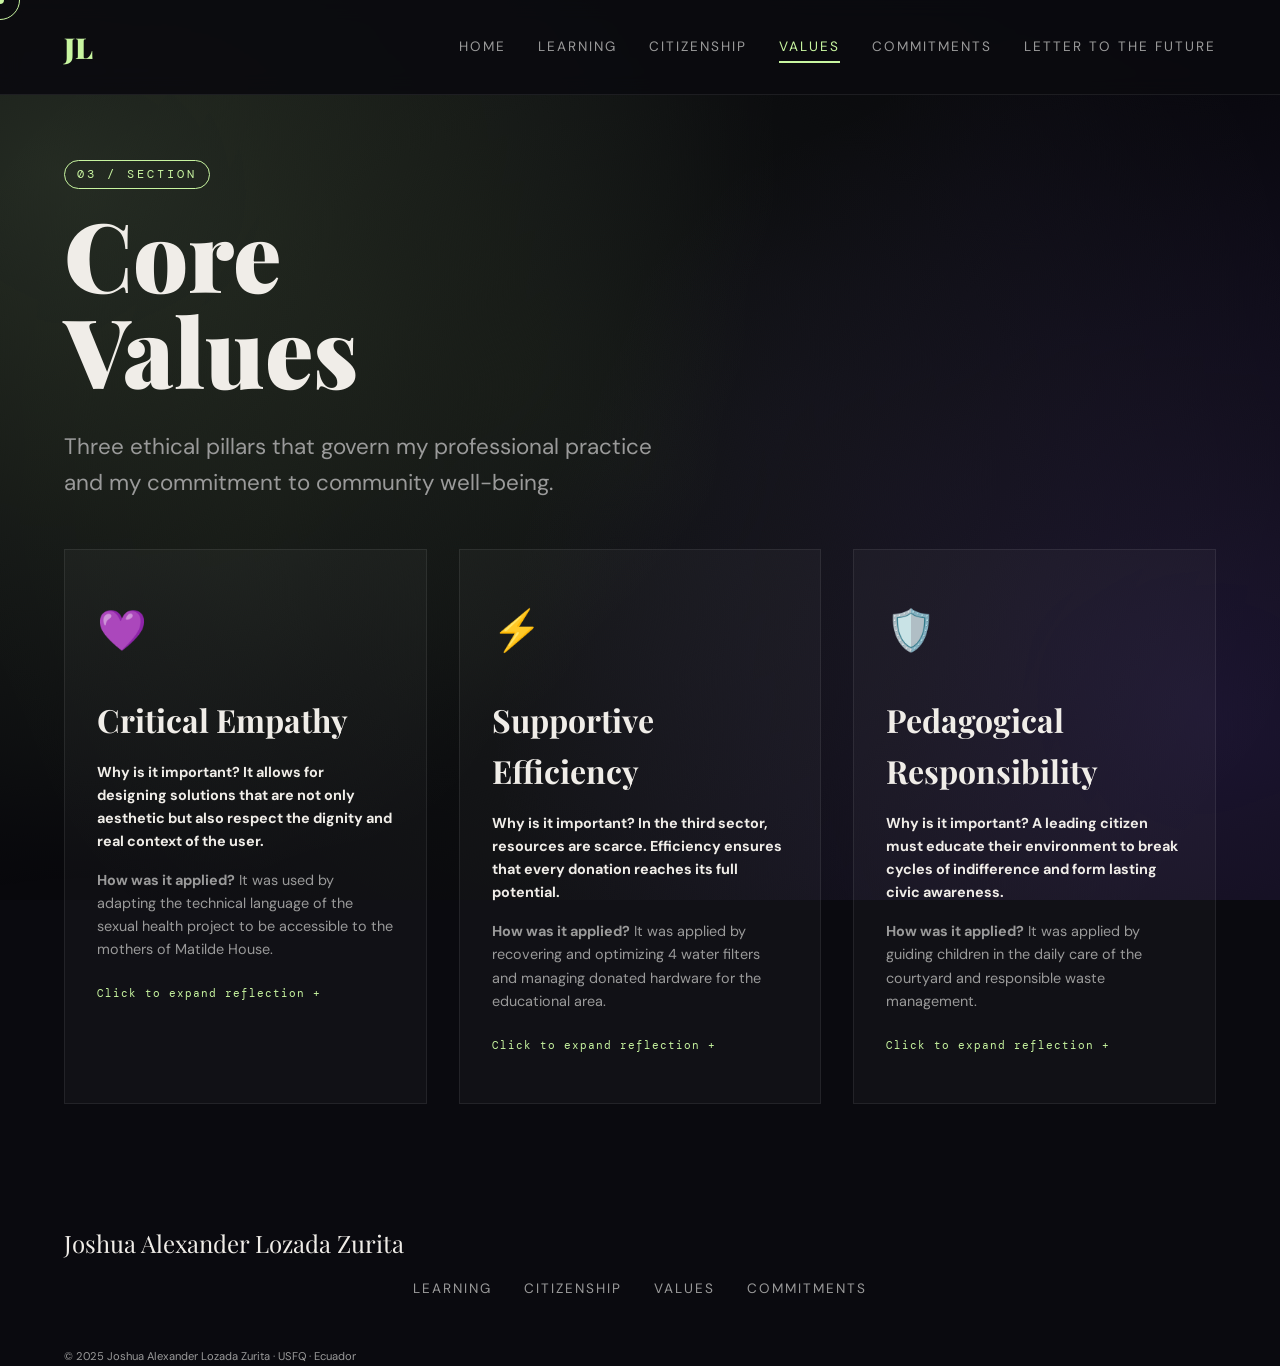
<file: valores.html>
<!DOCTYPE html>
<html lang="en">
<head>
  <meta charset="UTF-8">
  <meta name="viewport" content="width=device-width, initial-scale=1.0">
  <title>Core Values | Civic Action Guide</title>
  <link rel="stylesheet" href="style.css">
  <link rel="preconnect" href="https://fonts.googleapis.com">
  <link rel="preconnect" href="https://fonts.gstatic.com" crossorigin>
  <link href="https://fonts.googleapis.com/css2?family=DM+Mono:wght@400;500&family=DM+Sans:ital,wght@0,400;0,500;0,700;1,400&family=Playfair+Display:ital,wght@0,700;0,900;1,700&display=swap" rel="stylesheet">
</head>
<body>
  <div class="bg-animation">
    <div class="liquid-mesh"></div>
    <svg xmlns="http://www.w3.org/2000/svg" style="display: none;">
      <defs>
        <filter id="liquid-filter">
          <feTurbulence type="fractalNoise" baseFrequency="0.005" numOctaves="2" result="turbulence" />
          <feDisplacementMap in="SourceGraphic" in2="turbulence" scale="60" />
        </filter>
      </defs>
    </svg>
  </div>
  <div id="cursor-dot"></div>
  <div id="cursor-ring"></div>
  <div id="scroll-progress"></div>

  <nav id="navbar">
    <a href="index.html" class="nav-logo">JL</a>
    <div class="nav-links">
      <a href="index.html" class="nav-link">Home</a>
      <a href="aprendizaje.html" class="nav-link">Learning</a>
      <a href="ciudadania.html" class="nav-link">Citizenship</a>
      <a href="valores.html" class="nav-link active">Values</a>
      <a href="compromisos.html" class="nav-link">Commitments</a>
      <a href="carta.html" class="nav-link">Letter to the Future</a>
    </div>
  </nav>

  <main>
    <section id="valores">
      <div class="container">
        <span class="badge reveal">03 / Section</span>
        <h2 class="section-title reveal">Core<br>Values</h2>
        <p class="section-desc reveal">Three ethical pillars that govern my professional practice and my commitment to community well-being.</p>
        
        <div class="values-grid">
          <div class="value-card reveal" onclick="openModal('modal-val-1')">
            <div class="value-icon">💜</div>
            <h3>Critical Empathy</h3>
            <p class="importance"><strong>Why is it important?</strong> It allows for designing solutions that are not only aesthetic but also respect the dignity and real context of the user.</p>
            <p class="application"><strong>How was it applied?</strong> It was used by adapting the technical language of the sexual health project to be accessible to the mothers of Matilde House.</p>
            <span style="font-family: var(--font-mono); font-size: 0.7rem; color: var(--accent-lime); margin-top: 1.5rem; display: block; letter-spacing: 1px;">Click to expand reflection +</span>
          </div>
          <div class="value-card reveal" onclick="openModal('modal-val-2')">
            <div class="value-icon">⚡</div>
            <h3>Supportive Efficiency</h3>
            <p class="importance"><strong>Why is it important?</strong> In the third sector, resources are scarce. Efficiency ensures that every donation reaches its full potential.</p>
            <p class="application"><strong>How was it applied?</strong> It was applied by recovering and optimizing 4 water filters and managing donated hardware for the educational area.</p>
            <span style="font-family: var(--font-mono); font-size: 0.7rem; color: var(--accent-lime); margin-top: 1.5rem; display: block; letter-spacing: 1px;">Click to expand reflection +</span>
          </div>
          <div class="value-card reveal" onclick="openModal('modal-val-3')">
            <div class="value-icon">🛡️</div>
            <h3>Pedagogical Responsibility</h3>
            <p class="importance"><strong>Why is it important?</strong> A leading citizen must educate their environment to break cycles of indifference and form lasting civic awareness.</p>
            <p class="application"><strong>How was it applied?</strong> It was applied by guiding children in the daily care of the courtyard and responsible waste management.</p>
            <span style="font-family: var(--font-mono); font-size: 0.7rem; color: var(--accent-lime); margin-top: 1.5rem; display: block; letter-spacing: 1px;">Click to expand reflection +</span>
          </div>
        </div>
      </div>
    </section>
  </main>

  <footer>
    <div class="container">
      <div class="footer-credits">Joshua Alexander Lozada Zurita</div>
      <div class="footer-nav">
        <a href="aprendizaje.html" class="nav-link">Learning</a>
        <a href="ciudadania.html" class="nav-link">Citizenship</a>
        <a href="valores.html" class="nav-link">Values</a>
        <a href="compromisos.html" class="nav-link">Commitments</a>
      </div>
      <p style="font-size: 0.7rem; color: var(--text-dim);">&copy; 2025 Joshua Alexander Lozada Zurita · USFQ · Ecuador</p>
    </div>
  </footer>

  <!-- MODALS -->
  <div id="modal-val-1" class="modal-overlay" onclick="closeModal(event)">
    <div class="modal-content">
      <button class="close-modal" onclick="closeModal(event)">&times;</button>
      <h2 class="modal-title">Critical Empathy</h2>
      <div class="modal-text">
        <p><strong>Why is it important in my civic commitment?</strong><br>Empathy in the context of community service transcends superficial compassion. For an interactive media designer, empathy is a working methodology. Without it, we risk imposing solutions that do not adapt to the cultural or social reality of the community, wasting efforts and resources.</p>
        <p><strong>How did I apply it in my service?</strong><br>At the Matilde Foundation, listening to the mothers meant suspending my professional assumptions. Listening sessions revealed that the needs perceived by the design team did not always coincide with the real needs. I used participant observation tools to adapt the sexual health project, ensuring the language was dignified and accessible.</p>
      </div>
    </div>
  </div>

  <div id="modal-val-2" class="modal-overlay" onclick="closeModal(event)">
    <div class="modal-content">
      <button class="close-modal" onclick="closeModal(event)">&times;</button>
      <h2 class="modal-title">Supportive Efficiency</h2>
      <div class="modal-text">
        <p><strong>Why is it important in my civic commitment?</strong><br>Efficiency in the context of an NGO is not an operational luxury it is an ethical obligation. Every resource a professional wastes due to a lack of technical rigor is a resource that stops reaching a direct beneficiary. As a professional citizen, my duty is to optimize existing social capital.</p>
        <p><strong>How did I apply it in my service?</strong><br>I diagnosed that the water filters were not working due to a simple but ignored technical incompatibility. By recovering them and managing the configuration of donated hardware for the educational area, I managed to multiply the foundation's impact without it having to invest additional funds.</p>
      </div>
    </div>
  </div>

  <div id="modal-val-3" class="modal-overlay" onclick="closeModal(event)">
    <div class="modal-content">
      <button class="close-modal" onclick="closeModal(event)">&times;</button>
      <h2 class="modal-title">Pedagogical Responsibility</h2>
      <div class="modal-text">
        <p><strong>Why is it important in my civic commitment?</strong><br>Responsibility goes beyond fulfilling schedules. It implies understanding that we are role models. Educating the environment in civic values is the only way to ensure that social change is sustainable in the long term, breaking the cycles of indifference that affect our city.</p>
        <p><strong>How did I apply it in my service?</strong><br>Beyond my technical tasks, I dedicated daily time to guiding children in courtyard maintenance and waste management. It was a lesson in patience and consistency, teaching them that caring for Matilde House's space is an act of respect for themselves and their community.</p>
      </div>
    </div>
  </div>

  <script src="shared.js"></script>
</body>
</html>
</file>
<file: style.css>
:root {
  --bg-color: #0A0A0F;
  --accent-lime: #C8F5A0;
  --accent-violet: #8B5CF6;
  --text-main: #F0EDE8;
  --text-dim: #9A9A9A;
  --glass: rgba(255, 255, 255, 0.03);
  --glass-border: rgba(255, 255, 255, 0.08);
  
  --font-display: 'Playfair Display', serif;
  --font-body: 'DM Sans', sans-serif;
  --font-mono: 'DM Mono', monospace;
  
  --transition: all 0.5s cubic-bezier(0.23, 1, 0.32, 1);
}

* {
  margin: 0;
  padding: 0;
  box-sizing: border-box;
  cursor: none; /* Hide default cursor */
}

html {
  scroll-behavior: smooth;
  background-color: var(--bg-color);
  color: var(--text-main);
  font-family: var(--font-body);
  overflow-x: hidden;
}

body {
  line-height: 1.6;
}

/* --- Custom Cursor --- */
#cursor-dot {
  width: 8px;
  height: 8px;
  background: var(--accent-lime);
  position: fixed;
  top: 0;
  left: 0;
  pointer-events: none;
  z-index: 10000;
  border-radius: 50%;
  transform: translate3d(-50%, -50%, 0);
  transition: width 0.3s, height 0.3s, background 0.3s;
  will-change: transform;
}
#cursor-ring {
  width: 40px;
  height: 40px;
  border: 1px solid var(--accent-lime);
  position: fixed;
  top: 0;
  left: 0;
  pointer-events: none;
  z-index: 9999;
  border-radius: 50%;
  transform: translate3d(-50%, -50%, 0);
  transition: width 0.15s ease-out, height 0.15s ease-out, border-color 0.15s ease-out;
  will-change: transform;
}

/* --- Scroll Progress --- */
#scroll-progress {
  position: fixed;
  top: 0;
  left: 0;
  width: 0%;
  height: 4px;
  background: var(--accent-lime);
  z-index: 1001;
}

/* --- Navigation --- */
nav {
  position: fixed;
  top: 0;
  width: 100%;
  padding: 1.5rem 5%;
  display: flex;
  justify-content: space-between;
  align-items: center;
  z-index: 1000;
  transition: var(--transition);
  background: rgba(10, 10, 15, 0.9);
  backdrop-filter: blur(10px);
  border-bottom: 1px solid var(--glass-border);
}

.nav-logo {
  font-family: var(--font-display);
  font-size: 1.8rem;
  font-weight: 900;
  color: var(--accent-lime);
  text-decoration: none;
}

.nav-links {
  display: flex;
  gap: 2rem;
}
.nav-link {
  text-decoration: none;
  color: var(--text-dim);
  font-size: 0.85rem;
  text-transform: uppercase;
  letter-spacing: 2px;
  transition: var(--transition);
  position: relative;
}
.nav-link:hover, .nav-link.active {
  color: var(--accent-lime);
}
.nav-link::after {
  content: '';
  position: absolute;
  bottom: -5px;
  left: 0;
  width: 0;
  height: 2px;
  background: var(--accent-lime);
  transition: var(--transition);
}
.nav-link.active::after {
  width: 100%;
}

/* --- Layout Elements --- */
.container {
  max-width: 1300px;
  margin: 0 auto;
  padding: 0 5%;
}

section {
  padding: 160px 0 120px;
  min-height: 100vh;
  display: flex;
  flex-direction: column;
  justify-content: center;
}

.reveal {
  opacity: 0;
  transform: translateY(40px);
  transition: all 0.8s cubic-bezier(0.23, 1, 0.32, 1);
}
.reveal.visible {
  opacity: 1;
  transform: translateY(0);
}

.badge {
  font-family: var(--font-mono);
  font-size: 0.75rem;
  color: var(--accent-lime);
  text-transform: uppercase;
  letter-spacing: 3px;
  margin-bottom: 1rem;
  display: inline-block;
  border: 1px solid var(--accent-lime);
  padding: 4px 12px;
  border-radius: 50px;
}

.section-title {
  font-family: var(--font-display);
  font-size: clamp(3rem, 8vw, 6rem);
  font-weight: 900;
  line-height: 1;
  margin-bottom: 2rem;
}

.section-desc {
  font-size: clamp(1.1rem, 2vw, 1.4rem);
  color: var(--text-dim);
  max-width: 600px;
  margin-bottom: 3rem;
}

/* --- Hero Section --- */
#hero {
  text-align: left;
  position: relative;
  overflow: hidden;
}

.hero-name {
  font-family: var(--font-display);
  font-size: clamp(3.5rem, 10vw, 8rem);
  font-weight: 900;
  line-height: 0.9;
  margin-bottom: 2rem;
  max-width: 1000px;
}
.hero-name span {
  display: block;
  color: transparent;
  -webkit-text-stroke: 1px var(--text-main);
}

.hero-tagline {
  font-size: 1.2rem;
  color: var(--accent-lime);
  font-family: var(--font-mono);
  margin-bottom: 3rem;
}

.hero-stats {
  display: flex;
  gap: 4rem;
  margin-top: 4rem;
}
.stat-item {
  display: flex;
  flex-direction: column;
}
.stat-number {
  font-family: var(--font-display);
  font-size: 3.5rem;
  font-weight: 700;
  color: var(--accent-violet);
}
.stat-label {
  font-family: var(--font-mono);
  font-size: 0.8rem;
  color: var(--text-dim);
  text-transform: uppercase;
  letter-spacing: 2px;
}

.hero-cards {
  display: flex;
  flex-wrap: wrap;
  gap: 1.5rem;
  margin-top: 5rem;
}
.nav-card {
  flex: 1 1 250px;
  background: var(--glass);
  border: 1px solid var(--glass-border);
  padding: 2.5rem;
  text-decoration: none;
  color: var(--text-main);
  transition: var(--transition);
  position: relative;
  overflow: hidden;
  min-height: 200px;
  display: flex;
  flex-direction: column;
  justify-content: center;
}
.nav-card:hover {
  background: rgba(255, 255, 255, 0.06);
  transform: translateY(-10px);
  border-color: var(--accent-lime);
}
.nav-card h4 {
  font-family: var(--font-display);
  font-size: 1.8rem;
  margin-bottom: 0.5rem;
}
.nav-card p {
  color: var(--text-dim);
  font-size: 0.9rem;
}

/* --- Dashboard Styles --- */
.dashboard-grid {
  display: grid;
  grid-template-columns: repeat(2, 1fr);
  gap: 2rem;
  margin-top: 3rem;
}
.dash-block {
  background: var(--glass);
  border: 1px solid var(--glass-border);
  padding: 2rem;
  border-radius: 4px;
  transition: var(--transition);
}
.dash-block:hover {
  border-color: var(--accent-violet);
}
.dash-block h4 {
  font-family: var(--font-mono);
  font-size: 0.8rem;
  color: var(--text-dim);
  text-transform: uppercase;
  margin-bottom: 1.5rem;
  letter-spacing: 1px;
}

.stat-row {
  display: flex;
  justify-content: space-between;
  margin-bottom: 1rem;
  align-items: flex-end;
}
.stat-info {
  font-size: 0.9rem;
  color: var(--text-main);
}
.stat-val-group {
  text-align: right;
}
.stat-year-label {
  font-family: var(--font-mono);
  font-size: 0.6rem;
  color: var(--text-dim);
  text-transform: uppercase;
  letter-spacing: 1px;
  margin-bottom: 4px;
  opacity: 0.7;
}
.stat-old {
  font-family: var(--font-mono);
  font-size: 0.8rem;
  color: var(--text-dim);
  text-decoration: line-through;
}
.stat-new {
  font-family: var(--font-display);
  font-size: 1.5rem;
  color: var(--accent-lime);
  font-weight: 700;
  margin-left: 10px;
}

.progress-wrap {
  width: 100%;
  height: 6px;
  background: rgba(255, 255, 255, 0.05);
  border-radius: 10px;
  margin-top: 5px;
  overflow: hidden;
}
.progress-bar {
  height: 100%;
  background: var(--accent-lime);
  width: 0%;
  transition: width 1.5s cubic-bezier(0.23, 1, 0.32, 1);
}

/* --- Citizenship Comparison --- */
.comparison-grid {
  display: grid;
  grid-template-columns: 1fr 1fr;
  gap: 4rem;
  margin-top: 4rem;
  position: relative;
}
.comparison-grid::after {
  content: '';
  position: absolute;
  left: 50%;
  top: 0;
  height: 100%;
  width: 1px;
  background: var(--glass-border);
}
.compare-item h3 {
  font-family: var(--font-display);
  font-size: 2.5rem;
  margin-bottom: 1.5rem;
}
.compare-item.after h3 {
  color: var(--accent-lime);
}
.compare-item p {
  color: var(--text-dim);
  font-size: 1.1rem;
  line-height: 1.8;
}

/* --- Values Cards --- */
.values-grid {
  display: grid;
  grid-template-columns: repeat(3, 1fr);
  gap: 2rem;
}
.value-card {
  background: var(--glass);
  border: 1px solid var(--glass-border);
  padding: 3rem 2rem;
  transition: var(--transition);
  cursor: pointer;
}
.value-card:hover {
  background: rgba(139, 92, 246, 0.05);
  border-color: var(--accent-violet);
  transform: translateY(-10px);
}
.value-icon {
  font-size: 2.5rem;
  margin-bottom: 2rem;
}
.value-card h3 {
  font-family: var(--font-display);
  font-size: 2rem;
  margin-bottom: 1rem;
}
.value-card .importance {
  font-weight: 700;
  color: var(--text-main);
  margin-bottom: 1rem;
  font-size: 0.9rem;
}
.value-card .application {
  color: var(--text-dim);
  font-size: 0.9rem;
}

/* --- Matrix Tabs --- */
.tabs-nav {
  display: flex;
  gap: 2rem;
  margin-bottom: 4rem;
  border-bottom: 1px solid var(--glass-border);
}
.tab-btn {
  background: none;
  border: none;
  color: var(--text-dim);
  font-family: var(--font-display);
  font-size: 1.8rem;
  padding-bottom: 1rem;
  cursor: pointer;
  position: relative;
  transition: var(--transition);
}
.tab-btn.active {
  color: var(--text-main);
}
.tab-btn.active::after {
  content: '';
  position: absolute;
  bottom: -1px;
  left: 0;
  width: 100%;
  height: 3px;
  background: var(--accent-lime);
}

.tab-content {
  display: none;
  animation: fadeIn 0.5s ease;
}
.tab-content.active {
  display: block;
}

.matrix-layout {
  display: grid;
  grid-template-columns: 1fr 1fr;
  gap: 4rem;
}
.matrix-info h4 {
  font-family: var(--font-mono);
  font-size: 0.8rem;
  color: var(--accent-lime);
  margin-bottom: 1rem;
  text-transform: uppercase;
}
.matrix-info p {
  font-size: 1.2rem;
  margin-bottom: 2rem;
}
.indicator-list {
  display: flex;
  flex-wrap: wrap;
  gap: 10px;
}
.indicator-tag {
  background: rgba(200, 245, 160, 0.1);
  color: var(--accent-lime);
  padding: 6px 15px;
  border-radius: 50px;
  font-size: 0.8rem;
  font-family: var(--font-mono);
}

.action-grid {
  display: grid;
  grid-template-columns: 1fr 1fr;
  gap: 1rem;
}
.action-card {
  background: var(--glass);
  border: 1px solid var(--glass-border);
  padding: 1.5rem;
  transition: var(--transition);
  cursor: pointer;
}
.action-card:hover {
  border-color: var(--accent-lime);
}
.action-card span {
  font-family: var(--font-mono);
  color: var(--accent-lime);
  display: block;
  margin-bottom: 10px;
}
.action-card h5 {
  font-family: var(--font-display);
  font-size: 1.2rem;
}

/* --- Video Section --- */
.video-wrapper {
  position: relative;
  padding-bottom: 56.25%; /* 16:9 */
  height: 0;
  background: #000;
  margin-top: 3rem;
  border: 1px solid var(--glass-border);
}
.video-wrapper iframe {
  position: absolute;
  top: 0;
  left: 0;
  width: 100%;
  height: 100%;
}
.video-placeholder {
  position: absolute;
  top: 0;
  left: 0;
  width: 100%;
  height: 100%;
  display: flex;
  flex-direction: column;
  justify-content: center;
  align-items: center;
  background: var(--bg-color);
  z-index: 1;
}
.play-btn {
  width: 80px;
  height: 80px;
  background: var(--accent-lime);
  border-radius: 50%;
  display: flex;
  justify-content: center;
  align-items: center;
  margin-bottom: 1rem;
}
.play-btn svg {
  fill: var(--bg-color);
  width: 30px;
}

/* --- Modals --- */
.modal-overlay {
  position: fixed;
  top: 0;
  left: 0;
  width: 100%;
  height: 100%;
  background: rgba(0, 0, 0, 0.9);
  backdrop-filter: blur(10px);
  display: none;
  justify-content: center;
  align-items: center;
  z-index: 2000;
  padding: 20px;
}
.modal-content {
  background: var(--bg-color);
  border: 1px solid var(--glass-border);
  max-width: 800px;
  width: 100%;
  padding: 4rem;
  position: relative;
  max-height: 90vh;
  overflow-y: auto;
}
.close-modal {
  position: absolute;
  top: 30px;
  right: 30px;
  background: none;
  border: none;
  color: var(--text-main);
  font-size: 2rem;
  cursor: pointer;
}
.modal-title {
  font-family: var(--font-display);
  font-size: 3rem;
  margin-bottom: 2rem;
  color: var(--accent-lime);
}
.modal-text {
  font-size: 1.1rem;
  line-height: 1.8;
  color: var(--text-main);
}
.modal-highlight {
  background: rgba(200, 245, 160, 0.05);
  border-left: 4px solid var(--accent-lime);
  padding: 1.5rem;
  margin: 2rem 0;
  font-family: var(--font-mono);
  font-size: 0.9rem;
}

/* --- Buttons --- */
.btn {
  background: transparent;
  border: 1px solid var(--accent-lime);
  color: var(--accent-lime);
  padding: 12px 30px;
  font-family: var(--font-mono);
  text-transform: uppercase;
  letter-spacing: 2px;
  font-size: 0.8rem;
  transition: var(--transition);
  display: inline-block;
  margin-top: 2rem;
}
.btn:hover {
  background: var(--accent-lime);
  color: var(--bg-color);
}

/* --- Editorial Images --- */
.img-wrapper {
  position: relative;
  overflow: hidden;
  border: 1px solid var(--glass-border);
  background: var(--glass);
  margin: 3rem 0;
  border-radius: 4px;
}
.editorial-img {
  width: 100%;
  height: auto;
  display: block;
  filter: grayscale(20%) contrast(110%);
  transition: transform 1.5s cubic-bezier(0.23, 1, 0.32, 1);
}
.img-wrapper:hover .editorial-img {
  transform: scale(1.05);
}
.img-caption {
  position: absolute;
  bottom: 20px;
  left: 20px;
  background: rgba(10, 10, 15, 0.8);
  backdrop-filter: blur(5px);
  padding: 8px 15px;
  font-family: var(--font-mono);
  font-size: 0.7rem;
  color: var(--accent-lime);
  text-transform: uppercase;
  letter-spacing: 1px;
}
.footer-credits {
  font-family: var(--font-display);
  font-size: 1.5rem;
  margin-bottom: 1rem;
}
.footer-tagline {
  font-family: var(--font-mono);
  color: var(--accent-lime);
  font-size: 0.8rem;
  text-transform: uppercase;
  margin-bottom: 3rem;
}
.footer-nav {
  display: flex;
  justify-content: center;
  gap: 2rem;
  margin-bottom: 3rem;
}

@keyframes fadeIn {
  from { opacity: 0; transform: translateY(10px); }
  to { opacity: 1; transform: translateY(0); }
}

/* --- Mobile Responsive --- */
/* --- Soft Liquid Water Background --- */
.bg-animation {
  position: fixed;
  top: 0;
  left: 0;
  width: 100%;
  height: 100%;
  z-index: -1;
  background: #08080c;
  overflow: hidden;
}

.liquid-mesh {
  position: absolute;
  top: -25%;
  left: -25%;
  width: 150%;
  height: 150%;
  background: 
    radial-gradient(circle at 20% 30%, rgba(200, 245, 160, 0.15) 0%, transparent 40%),
    radial-gradient(circle at 80% 70%, rgba(139, 92, 246, 0.15) 0%, transparent 40%),
    radial-gradient(circle at 50% 50%, rgba(200, 245, 160, 0.05) 0%, transparent 60%);
  filter: url(#liquid-filter);
  animation: waterFlow 20s infinite alternate ease-in-out;
}

@keyframes waterFlow {
  0% { transform: translate(0, 0) scale(1); }
  50% { transform: translate(-5%, -5%) scale(1.1); }
  100% { transform: translate(5%, 5%) scale(1); }
}

@media (max-width: 1024px) {
  .hero-cards, .values-grid, .comparison-grid, .dashboard-grid, .matrix-layout, .action-grid {
    grid-template-columns: 1fr;
  }
  .comparison-grid::after { display: none; }
  .nav-links { display: none; }
  .liquid-mesh { opacity: 0.8; }
}
</file>
